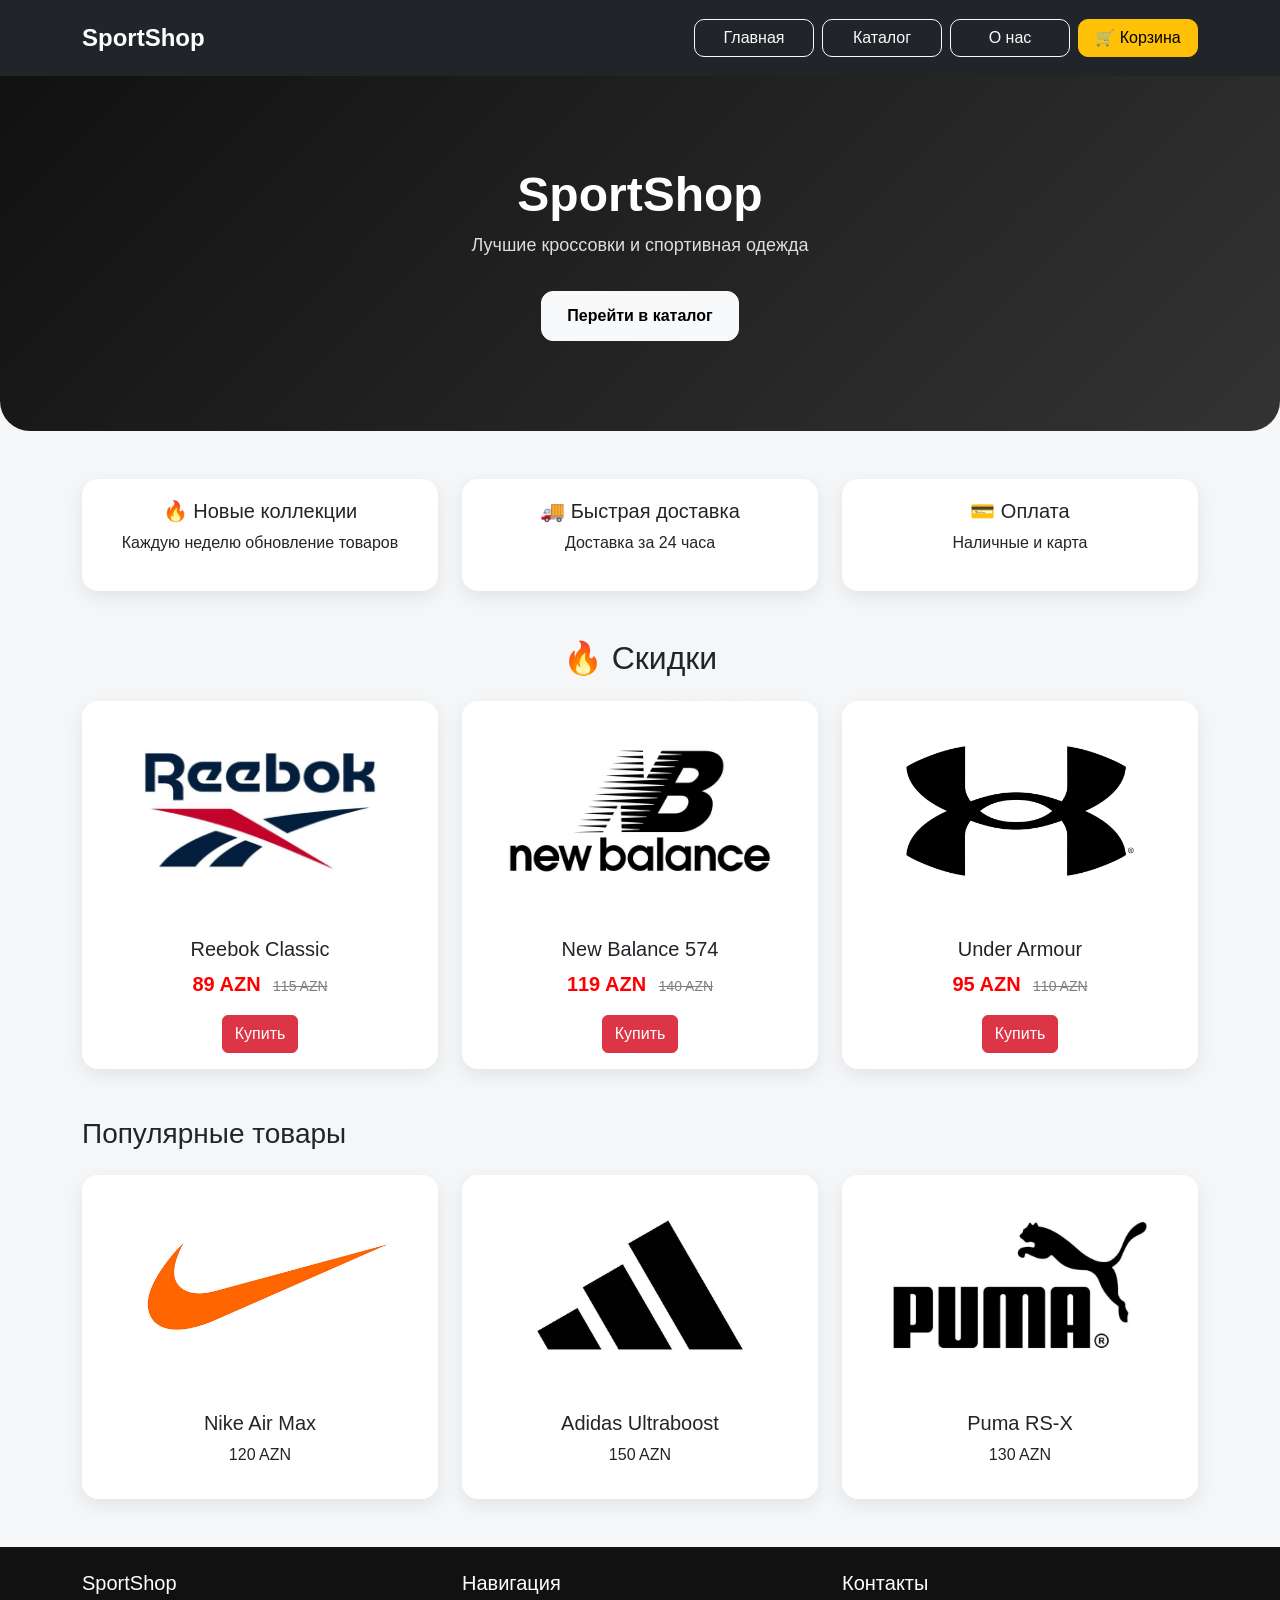
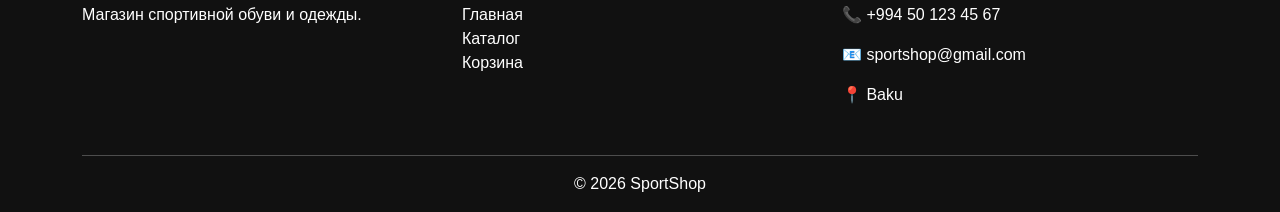
<file: index.html>
<!DOCTYPE html>
<html lang="ru">

<head>
<meta charset="UTF-8">
<meta name="viewport" content="width=device-width, initial-scale=1">
<title>SportShop</title>

<link href="https://cdn.jsdelivr.net/npm/bootstrap@5.3.0/dist/css/bootstrap.min.css" rel="stylesheet">

<style>

body{
    font-family:Arial;
    background:#f4f6f8;
}

/* NAVBAR */

.navbar{
    position:sticky;
    top:0;
    z-index:1000;
    padding:15px 0;
}

.nav-btn{
    min-width:120px;
    text-align:center;
    border-radius:10px;
    transition:0.3s;
}

.nav-btn:hover{
    transform:translateY(-2px);
}

/* HERO */

.hero{
    background:linear-gradient(135deg,#111,#333);
    color:white;
    padding:90px 20px;
    text-align:center;
    border-radius:0 0 30px 30px;
}

.hero h1{
    font-size:48px;
    font-weight:bold;
}

.hero p{
    font-size:18px;
    opacity:0.85;
}

/* MAIN BUTTON */

.btn-main{
    padding:12px 25px;
    border-radius:12px;
    font-weight:bold;
}

/* PRODUCT CARD */

.product-card{
    background:white;
    border-radius:16px;
    overflow:hidden;
    box-shadow:0 6px 18px rgba(0,0,0,0.08);
    transition:0.3s;
}

.product-card:hover{
    transform:translateY(-6px);
}

.product-card img{
    height:220px;
    width:100%;
    object-fit:cover;
}

/* SALE */

.sale-price{
    color:red;
    font-weight:bold;
    font-size:20px;
}

.old-price{
    color:gray;
    text-decoration:line-through;
    margin-left:8px;
    font-size:14px;
}

/* FEATURE */

.feature{
    background:white;
    padding:20px;
    border-radius:16px;
    box-shadow:0 6px 18px rgba(0,0,0,0.08);
    text-align:center;
    transition:0.3s;
}

.feature:hover{
    transform:translateY(-5px);
}

/* FOOTER */

footer{
    background:#111;
    color:white;
}

footer a{
    color:white;
    text-decoration:none;
}

footer a:hover{
    color:#ffc107;
}

</style>
</head>

<body>

<!-- NAV -->
<nav class="navbar navbar-dark bg-dark">
<div class="container d-flex justify-content-between align-items-center">

<a class="navbar-brand fw-bold fs-4" href="index.html">
SportShop
</a>

<div class="d-flex gap-2 flex-wrap">

<a class="btn btn-outline-light nav-btn" href="index.html">
Главная
</a>

<a class="btn btn-outline-light nav-btn" href="catalog.html">
Каталог
</a>

<a class="btn btn-outline-light nav-btn" href="about.html">
О нас
</a>

<a class="btn btn-warning nav-btn" href="cart.html">
🛒 Корзина
</a>

</div>

</div>
</nav>

<!-- HERO -->
<div class="hero">

<h1>SportShop</h1>

<p>
Лучшие кроссовки и спортивная одежда
</p>

<a href="catalog.html" class="btn btn-light btn-main mt-3">
Перейти в каталог
</a>

</div>

<!-- FEATURES -->
<div class="container mt-5">

<div class="row g-4">

<div class="col-md-4">
<div class="feature">

<h5>🔥 Новые коллекции</h5>

<p>
Каждую неделю обновление товаров
</p>

</div>
</div>

<div class="col-md-4">
<div class="feature">

<h5>🚚 Быстрая доставка</h5>

<p>
Доставка за 24 часа
</p>

</div>
</div>

<div class="col-md-4">
<div class="feature">

<h5>💳 Оплата</h5>

<p>
Наличные и карта
</p>

</div>
</div>

</div>

</div>

<!-- SALE -->
<div class="container mt-5">

<h2 class="text-center mb-4">
🔥 Скидки
</h2>

<div class="row g-4">

<div class="col-md-4">
<div class="product-card">

<img src="Images/reebok.jpg">

<div class="p-3 text-center">

<h5>Reebok Classic</h5>

<p>
<span class="sale-price">89 AZN</span>
<span class="old-price">115 AZN</span>
</p>

<a href="catalog.html" class="btn btn-danger">
Купить
</a>

</div>

</div>
</div>

<div class="col-md-4">
<div class="product-card">

<img src="Images/nb.jpg">

<div class="p-3 text-center">

<h5>New Balance 574</h5>

<p>
<span class="sale-price">119 AZN</span>
<span class="old-price">140 AZN</span>
</p>

<a href="catalog.html" class="btn btn-danger">
Купить
</a>

</div>

</div>
</div>

<div class="col-md-4">
<div class="product-card">

<img src="Images/underarmour.jpg">

<div class="p-3 text-center">

<h5>Under Armour</h5>

<p>
<span class="sale-price">95 AZN</span>
<span class="old-price">110 AZN</span>
</p>

<a href="catalog.html" class="btn btn-danger">
Купить
</a>

</div>

</div>
</div>

</div>

</div>

<!-- POPULAR -->
<div class="container mt-5">

<h3 class="mb-4">
Популярные товары
</h3>

<div class="row g-4">

<div class="col-md-4">
<div class="product-card">

<img src="Images/nike.jpg">

<div class="p-3 text-center">

<h5>Nike Air Max</h5>

<p>120 AZN</p>

</div>

</div>
</div>

<div class="col-md-4">
<div class="product-card">

<img src="Images/adidas.jpg">

<div class="p-3 text-center">

<h5>Adidas Ultraboost</h5>

<p>150 AZN</p>

</div>

</div>
</div>

<div class="col-md-4">
<div class="product-card">

<img src="Images/puma.jpg">

<div class="p-3 text-center">

<h5>Puma RS-X</h5>

<p>130 AZN</p>

</div>

</div>
</div>

</div>

</div>

<!-- FOOTER -->
<footer class="mt-5 pt-4 pb-3">

<div class="container">

<div class="row">

<div class="col-md-4 mb-3">

<h5>SportShop</h5>

<p>
Магазин спортивной обуви и одежды.
</p>

</div>

<div class="col-md-4 mb-3">

<h5>Навигация</h5>

<ul class="list-unstyled">

<li>
<a href="index.html">Главная</a>
</li>

<li>
<a href="catalog.html">Каталог</a>
</li>

<li>
<a href="cart.html">Корзина</a>
</li>

</ul>

</div>

<div class="col-md-4 mb-3">

<h5>Контакты</h5>

<p>📞 +994 50 123 45 67</p>

<p>📧 sportshop@gmail.com</p>

<p>📍 Baku</p>

</div>

</div>

<hr>

<div class="text-center">

© 2026 SportShop

</div>

</div>

</footer>

</body>
</html>
</file>
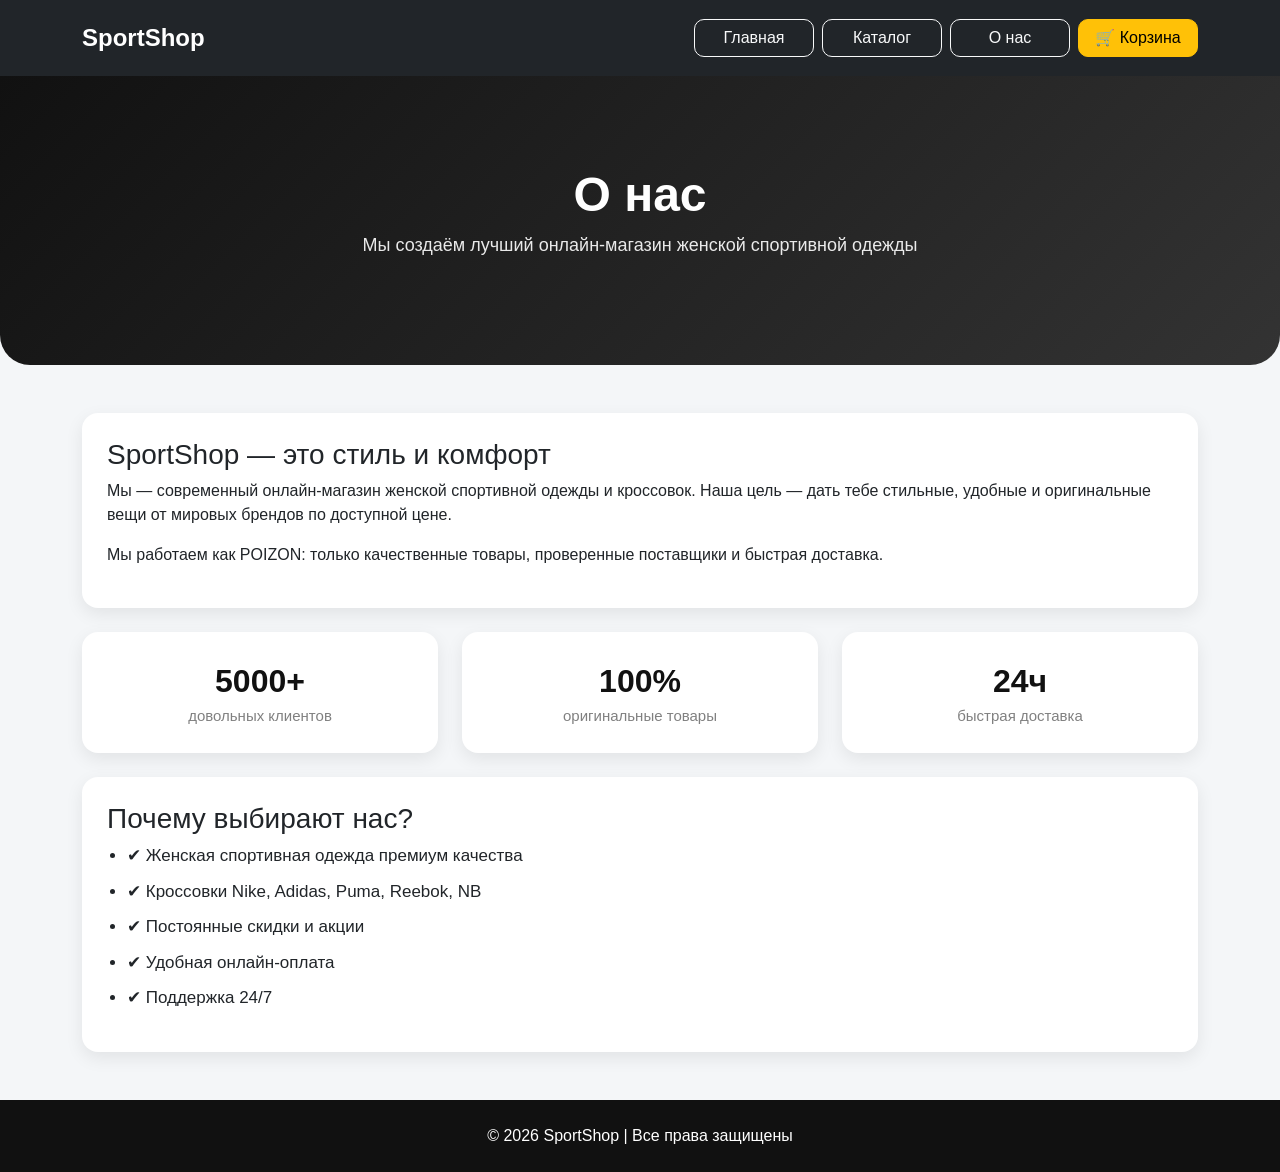
<file: about.html>
<!DOCTYPE html>
<html lang="ru">

<head>
<meta charset="UTF-8">
<meta name="viewport" content="width=device-width, initial-scale=1">
<title>О нас | SportShop</title>

<link href="https://cdn.jsdelivr.net/npm/bootstrap@5.3.0/dist/css/bootstrap.min.css" rel="stylesheet">

<style>

body{
    font-family:Arial;
    background:#f4f6f8;
}

/* NAVBAR */

.navbar{
    position:sticky;
    top:0;
    z-index:1000;
    padding:15px 0;
}

.nav-btn{
    min-width:120px;
    text-align:center;
    border-radius:10px;
    transition:0.3s;
}

.nav-btn:hover{
    transform:translateY(-2px);
}

/* HERO */

.hero{
    background:linear-gradient(135deg,#111,#333);
    color:white;
    padding:90px 20px;
    text-align:center;
    border-radius:0 0 30px 30px;
}

.hero h1{
    font-size:48px;
    font-weight:bold;
}

.hero p{
    font-size:18px;
    opacity:0.9;
}

/* BLOCK */

.box{
    background:white;
    border-radius:16px;
    padding:25px;
    box-shadow:0 6px 18px rgba(0,0,0,0.08);
    transition:0.3s;
}

.box:hover{
    transform:translateY(-5px);
}

/* STATS */

.stat{
    font-size:32px;
    font-weight:bold;
    color:#111;
}

.small{
    color:gray;
    font-size:15px;
}

/* LIST */

ul{
    padding-left:20px;
}

li{
    margin-bottom:10px;
    font-size:17px;
}

/* FOOTER */

footer{
    background:#111;
    color:white;
}

</style>

</head>

<body>

<!-- NAV -->
<nav class="navbar navbar-dark bg-dark">
<div class="container d-flex justify-content-between align-items-center">

<a class="navbar-brand fw-bold fs-4" href="index.html">
SportShop
</a>

<div class="d-flex gap-2 flex-wrap">

<a class="btn btn-outline-light nav-btn" href="index.html">
Главная
</a>

<a class="btn btn-outline-light nav-btn" href="catalog.html">
Каталог
</a>

<a class="btn btn-outline-light nav-btn" href="about.html">
О нас
</a>

<a class="btn btn-warning nav-btn" href="cart.html">
🛒 Корзина
</a>

</div>

</div>
</nav>

<!-- HERO -->
<div class="hero">

<h1>О нас</h1>

<p>
Мы создаём лучший онлайн-магазин женской спортивной одежды
</p>

</div>

<!-- ABOUT -->
<div class="container mt-5">

<div class="box">

<h3>SportShop — это стиль и комфорт</h3>

<p>
Мы — современный онлайн-магазин женской спортивной одежды и кроссовок.
Наша цель — дать тебе стильные, удобные и оригинальные вещи
от мировых брендов по доступной цене.
</p>

<p>
Мы работаем как POIZON: только качественные товары,
проверенные поставщики и быстрая доставка.
</p>

</div>

</div>

<!-- STATS -->
<div class="container mt-4">

<div class="row g-4 text-center">

<div class="col-md-4">
<div class="box">

<div class="stat">5000+</div>

<div class="small">
довольных клиентов
</div>

</div>
</div>

<div class="col-md-4">
<div class="box">

<div class="stat">100%</div>

<div class="small">
оригинальные товары
</div>

</div>
</div>

<div class="col-md-4">
<div class="box">

<div class="stat">24ч</div>

<div class="small">
быстрая доставка
</div>

</div>
</div>

</div>

</div>

<!-- WHY US -->
<div class="container mt-4">

<div class="box">

<h3>Почему выбирают нас?</h3>

<ul>

<li>✔ Женская спортивная одежда премиум качества</li>

<li>✔ Кроссовки Nike, Adidas, Puma, Reebok, NB</li>

<li>✔ Постоянные скидки и акции</li>

<li>✔ Удобная онлайн-оплата</li>

<li>✔ Поддержка 24/7</li>

</ul>

</div>

</div>

<!-- FOOTER -->
<footer class="mt-5 p-4 text-center">

© 2026 SportShop | Все права защищены

</footer>

</body>
</html>
</file>
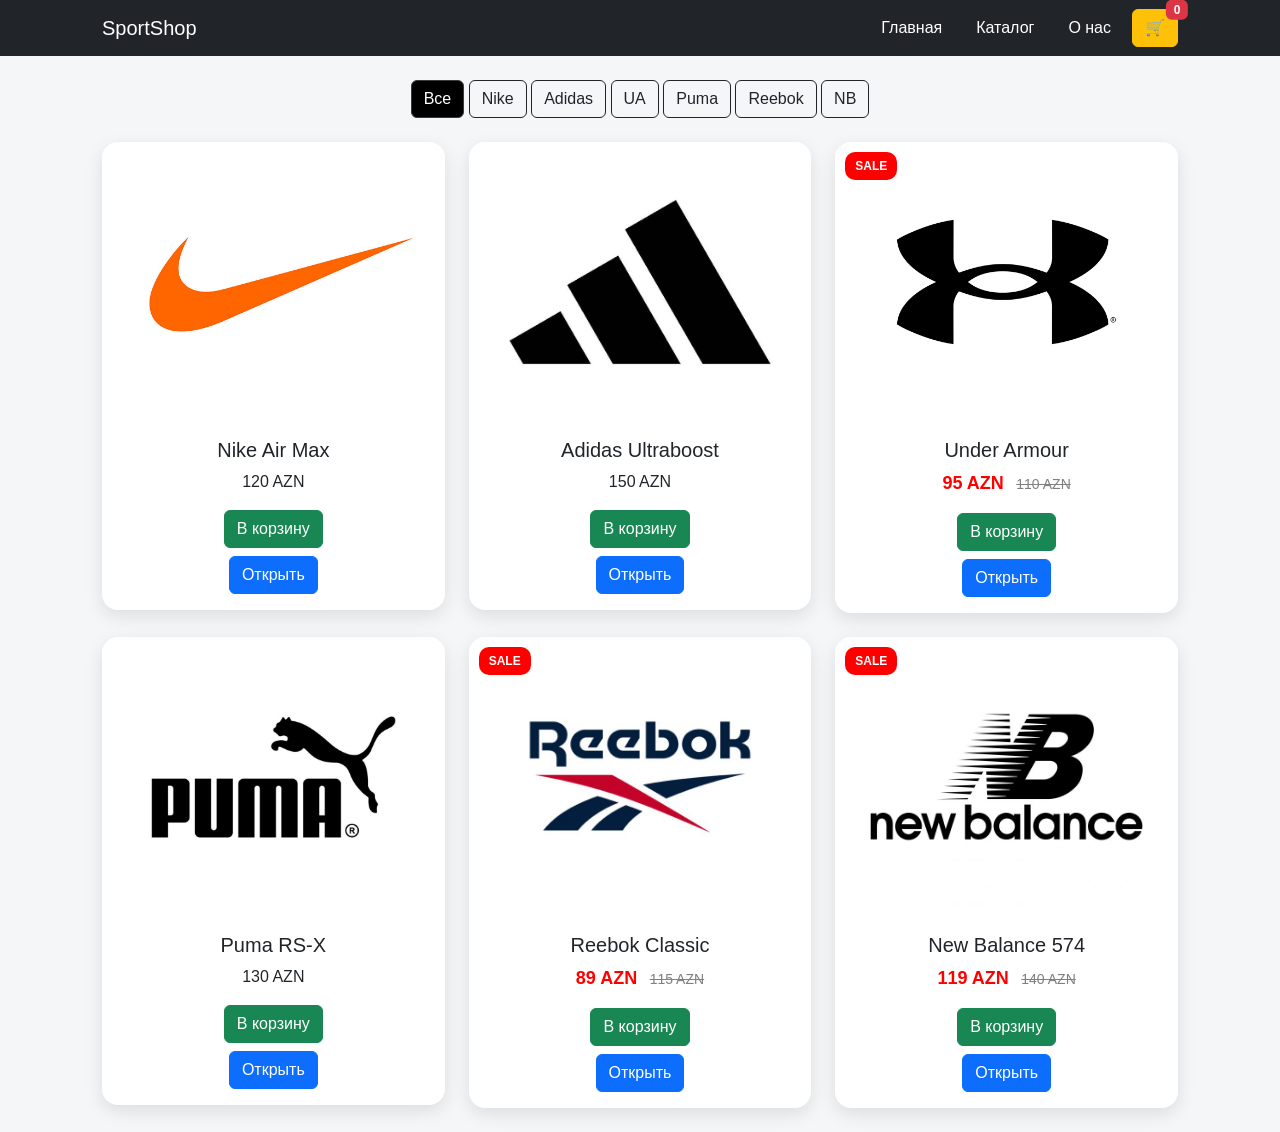
<file: catalog.html>
<!DOCTYPE html>
<html lang="ru">
<head>
<meta charset="UTF-8">
<meta name="viewport" content="width=device-width, initial-scale=1">
<title>Каталог</title>

<link href="https://cdn.jsdelivr.net/npm/bootstrap@5.3.0/dist/css/bootstrap.min.css" rel="stylesheet">

<style>
body {
    background:#f4f6f8;
    font-family:Arial;
}

.container {
    max-width:1100px;
}

/* NAV */
.navbar .container{
    display:flex;
    justify-content:space-between;
    align-items:center;
}

/* карточки */
.card {
    border:none;
    border-radius:16px;
    overflow:hidden;
    box-shadow:0 6px 18px rgba(0,0,0,0.1);
    transition:0.3s;
}

.card:hover {
    transform:translateY(-6px);
}

.card img {
    height:280px;
    width:100%;
    object-fit:cover;
}

/* фильтр */
.filter-btn.active {
    background:black;
    color:white;
}

/* бейдж */
.cart-bounce {
    animation: bounce 0.4s;
}

@keyframes bounce {
    0% {transform:scale(1);}
    50% {transform:scale(1.4);}
    100% {transform:scale(1);}
}

/* летящий товар */
.fly {
    position:fixed;
    width:50px;
    height:50px;
    border-radius:10px;
    object-fit:cover;
    z-index:9999;
    pointer-events:none;
    transition: all 0.8s cubic-bezier(.2,.8,.2,1);
}

/* SALE */
.sale-badge{
    position:absolute;
    top:10px;
    left:10px;
    background:red;
    color:white;
    padding:5px 10px;
    border-radius:10px;
    font-size:12px;
    font-weight:bold;
}

.card-wrapper{
    position:relative;
}

/* цены */
.sale-price{
    color:red;
    font-weight:bold;
    font-size:18px;
}

.old-price{
    color:gray;
    text-decoration:line-through;
    margin-left:8px;
    font-size:14px;
}
</style>
</head>

<body>

<!-- NAV (НЕ ТРОГАЛ) -->
<nav class="navbar navbar-dark bg-dark">
<div class="container">

<a class="navbar-brand" href="index.html">SportShop</a>

<div class="d-flex gap-2 align-items-center">

<a class="btn btn-dark" href="index.html">Главная</a>
<a class="btn btn-dark" href="catalog.html">Каталог</a>
<a class="btn btn-dark" href="about.html">О нас</a>

<a class="btn btn-warning position-relative" href="cart.html">
🛒
<span id="cartCount"
class="position-absolute top-0 start-100 translate-middle badge bg-danger">0</span>
</a>

</div>
</div>
</nav>

<!-- FILTER -->
<div class="container mt-4 text-center">

<button class="btn btn-dark filter-btn active" onclick="setFilter('all',this)">Все</button>
<button class="btn btn-outline-dark filter-btn" onclick="setFilter('nike',this)">Nike</button>
<button class="btn btn-outline-dark filter-btn" onclick="setFilter('adidas',this)">Adidas</button>
<button class="btn btn-outline-dark filter-btn" onclick="setFilter('ua',this)">UA</button>
<button class="btn btn-outline-dark filter-btn" onclick="setFilter('puma',this)">Puma</button>
<button class="btn btn-outline-dark filter-btn" onclick="setFilter('reebok',this)">Reebok</button>
<button class="btn btn-outline-dark filter-btn" onclick="setFilter('nb',this)">NB</button>

</div>

<!-- PRODUCTS -->
<div class="container mt-4">
<div class="row">

<!-- NIKE -->
<div class="col-md-4 mb-4 product nike">
<div class="card">
<img src="Images/nike.jpg">
<div class="card-body text-center">
<h5>Nike Air Max</h5>
<p>120 AZN</p>

<button class="btn btn-success mb-2"
onclick="addToCart('Nike Air Max',120,this,'Images/nike.jpg')">
В корзину
</button>

<br>

<a class="btn btn-primary"
href="product.html?name=Nike%20Air%20Max&price=120&img=Images/nike.jpg">
Открыть
</a>

</div>
</div>
</div>

<!-- ADIDAS -->
<div class="col-md-4 mb-4 product adidas">
<div class="card">
<img src="Images/adidas.jpg">
<div class="card-body text-center">
<h5>Adidas Ultraboost</h5>
<p>150 AZN</p>

<button class="btn btn-success mb-2"
onclick="addToCart('Adidas Ultraboost',150,this,'Images/adidas.jpg')">
В корзину
</button>

<br>

<a class="btn btn-primary"
href="product.html?name=Adidas%20Ultraboost&price=150&img=Images/adidas.jpg">
Открыть
</a>

</div>
</div>
</div>

<!-- UA (SALE) -->
<div class="col-md-4 mb-4 product ua">
<div class="card card-wrapper">
<span class="sale-badge">SALE</span>

<img src="Images/underarmour.jpg">
<div class="card-body text-center">
<h5>Under Armour</h5>

<p>
<span class="sale-price">95 AZN</span>
<span class="old-price">110 AZN</span>
</p>

<button class="btn btn-success mb-2"
onclick="addToCart('Under Armour',95,this,'Images/underarmour.jpg')">
В корзину
</button>

<br>

<a class="btn btn-primary"
href="product.html?name=Under%20Armour&price=95&img=Images/underarmour.jpg">
Открыть
</a>

</div>
</div>
</div>

<!-- PUMA -->
<div class="col-md-4 mb-4 product puma">
<div class="card">
<img src="Images/puma.jpg">
<div class="card-body text-center">
<h5>Puma RS-X</h5>
<p>130 AZN</p>

<button class="btn btn-success mb-2"
onclick="addToCart('Puma RS-X',130,this,'Images/puma.jpg')">
В корзину
</button>

<br>

<a class="btn btn-primary"
href="product.html?name=Puma%20RS-X&price=130&img=Images/puma.jpg">
Открыть
</a>

</div>
</div>
</div>

<!-- REEBOK -->
<div class="col-md-4 mb-4 product reebok">
<div class="card card-wrapper">
<span class="sale-badge">SALE</span>

<img src="Images/reebok.jpg">
<div class="card-body text-center">
<h5>Reebok Classic</h5>

<p>
<span class="sale-price">89 AZN</span>
<span class="old-price">115 AZN</span>
</p>

<button class="btn btn-success mb-2"
onclick="addToCart('Reebok Classic',89,this,'Images/reebok.jpg')">
В корзину
</button>

<br>

<a class="btn btn-primary"
href="product.html?name=Reebok%20Classic&price=89&img=Images/reebok.jpg">
Открыть
</a>

</div>
</div>
</div>

<!-- NB -->
<div class="col-md-4 mb-4 product nb">
<div class="card card-wrapper">
<span class="sale-badge">SALE</span>

<img src="Images/nb.jpg">
<div class="card-body text-center">
<h5>New Balance 574</h5>

<p>
<span class="sale-price">119 AZN</span>
<span class="old-price">140 AZN</span>
</p>

<button class="btn btn-success mb-2"
onclick="addToCart('New Balance 574',119,this,'Images/nb.jpg')">
В корзину
</button>

<br>

<a class="btn btn-primary"
href="product.html?name=New%20Balance%20574&price=119&img=Images/nb.jpg">
Открыть
</a>

</div>
</div>
</div>

</div>
</div>

<script>

function getCart(){
    return JSON.parse(localStorage.getItem("cart")) || [];
}

function saveCart(cart){
    localStorage.setItem("cart", JSON.stringify(cart));
}

function updateCartCount(){
    document.getElementById("cartCount").innerText = getCart().length;
}

function cartCenter(){
    const el = document.getElementById("cartCount");
    const r = el.getBoundingClientRect();

    return {
        x:r.left + r.width/2,
        y:r.top + r.height/2
    };
}

function addToCart(name,price,btn,img){

    let cart = getCart();

    cart.push({
        name,
        price: Number(price),
        img
    });

    saveCart(cart);
    updateCartCount();

    const start = btn.getBoundingClientRect();
    const end = cartCenter();

    const fly = document.createElement("img");
    fly.src = img;
    fly.className = "fly";
    document.body.appendChild(fly);

    fly.style.left = start.left + "px";
    fly.style.top = start.top + "px";

    requestAnimationFrame(()=>{

        fly.style.transform =
        `translate(${end.x - start.left}px, ${end.y - start.top}px)
        scale(0.2)`;

        fly.style.opacity = "0";

    });

    setTimeout(()=>fly.remove(),800);

    const badge = document.getElementById("cartCount");
    badge.classList.add("cart-bounce");

    setTimeout(()=>badge.classList.remove("cart-bounce"),400);
}

function setFilter(type,btn){

    document.querySelectorAll(".filter-btn")
    .forEach(b=>b.classList.remove("active"));

    btn.classList.add("active");

    document.querySelectorAll(".product")
    .forEach(p=>{
        p.style.display =
        (type==="all" || p.classList.contains(type))
        ? "block"
        : "none";
    });
}

updateCartCount();

</script>

</body>
</html>
</file>
